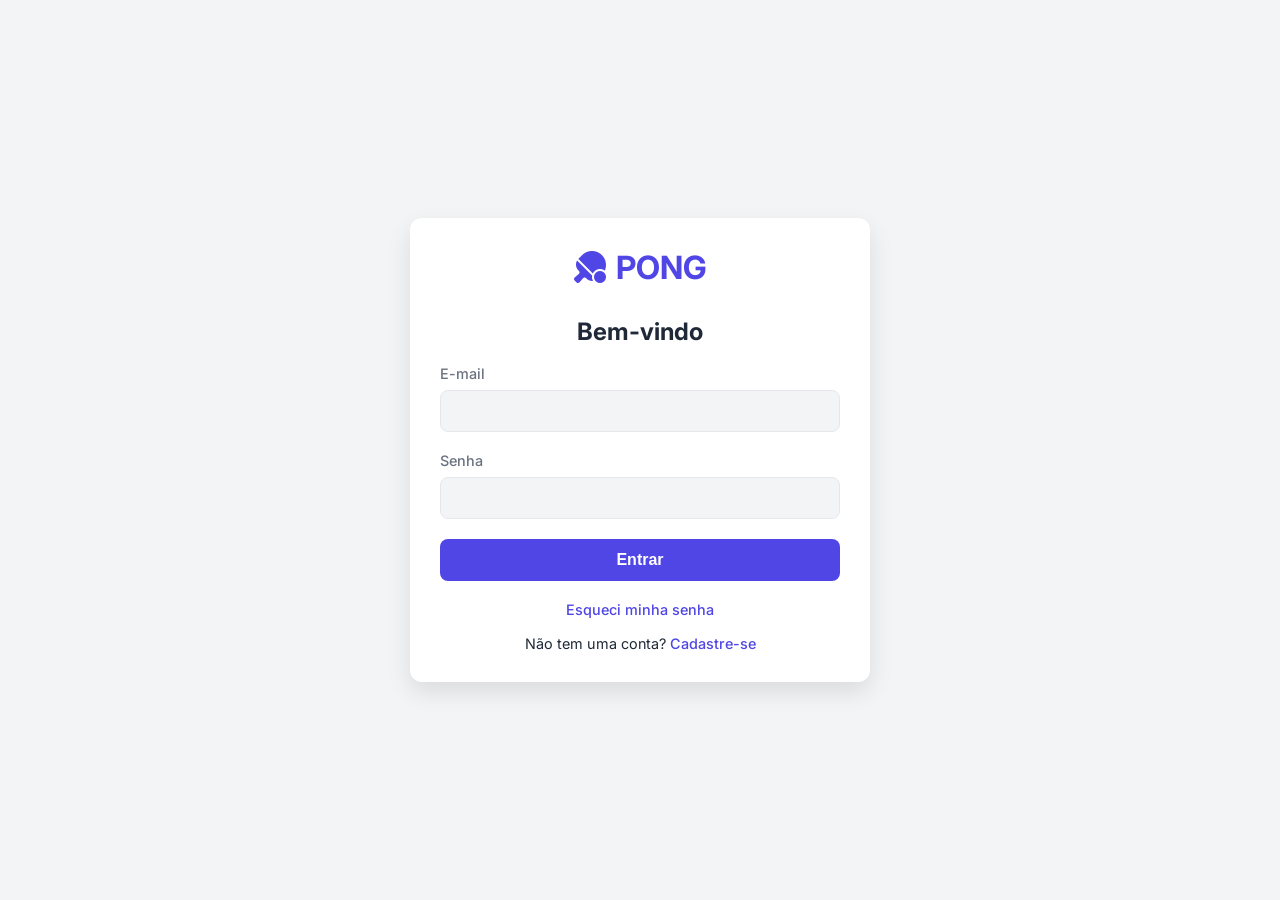
<file: index.html>
<!DOCTYPE html>
<html lang="pt-BR">
<head>
    <meta charset="UTF-8">
    <meta name="viewport" content="width=device-width, initial-scale=1.0">
    <title>PONG - Sistema de Gestão de Alunos e Aulas</title>
    <meta name="description" content="Sistema de Gestão de Alunos e Aulas - PONG MVP">
    <link href="https://fonts.googleapis.com/css2?family=Inter:wght@300;400;500;600;700&display=swap" rel="stylesheet">
    <link rel="stylesheet" href="https://cdnjs.cloudflare.com/ajax/libs/font-awesome/6.4.0/css/all.min.css">
    <link rel="stylesheet" href="css/style.css">
</head>
<body>

<div class="app-container">

    <!-- ===== SIDEBAR ===== -->
    <aside class="sidebar" id="sidebar">
        <div class="sidebar-header">
            <div class="logo">
                <i class="fa-solid fa-table-tennis-paddle-ball"></i>
                <h2>PONG</h2>
            </div>
        </div>
        <nav class="sidebar-nav">
            <ul>
                <li><a href="#" data-route="dashboard" class="active"><i class="fa-solid fa-house"></i> Dashboard</a></li>
                <li class="nav-separator">CADASTROS</li>
                <li><a href="#" data-route="perfil"><i class="fa-solid fa-user"></i> Meu Perfil</a></li>
                <li><a href="#" data-route="alunos"><i class="fa-solid fa-user-graduate"></i> Alunos</a></li>
                <li><a href="#" data-route="unidades"><i class="fa-solid fa-building"></i> Unidades</a></li>
                <li><a href="#" data-route="cursos"><i class="fa-solid fa-graduation-cap"></i> Cursos</a></li>
                <li><a href="#" data-route="turmas"><i class="fa-solid fa-people-group"></i> Turmas</a></li>
                <li><a href="#" data-route="disciplinas"><i class="fa-solid fa-book"></i> Disciplinas</a></li>
                <li class="nav-separator">PEDAGÓGICO</li>
                <li><a href="#" data-route="planosAula"><i class="fa-solid fa-calendar-days"></i> Planos de Aula</a></li>
                <li><a href="#" data-route="frequencia"><i class="fa-solid fa-clipboard-user"></i> Frequência</a></li>
            </ul>
        </nav>
        <div class="sidebar-footer">
            <div class="theme-toggle">
                <i class="fa-solid fa-moon"></i>
                <span class="toggle-label">Modo Escuro</span>
                <label class="switch">
                    <input type="checkbox" id="darkModeToggle">
                    <span class="slider round"></span>
                </label>
            </div>
        </div>
    </aside>

    <!-- ===== MAIN ===== -->
    <main class="main-content">
        <header class="topbar">
            <button id="mobile-menu-btn" class="mobile-menu-btn"><i class="fa-solid fa-bars"></i></button>
            <div class="user-info">
                <span class="user-name">Administrador</span>
                <div class="avatar"><i class="fa-solid fa-user"></i></div>
                <button id="btn-logout" title="Sair do Sistema"><i class="fa-solid fa-right-from-bracket"></i></button>
            </div>
        </header>

        <div id="content-area" class="content-area">

            <!-- ================================================ -->
            <!-- VIEW: DASHBOARD                                   -->
            <!-- ================================================ -->
            <div class="view-section" id="view-dashboard">
                <div class="page-header">
                    <h2><i class="fa-solid fa-chart-line"></i> Dashboard</h2>
                </div>
                <div style="display:grid; grid-template-columns:repeat(auto-fit,minmax(170px,1fr)); gap:20px; margin-bottom:30px;">
                    <div class="card" style="border-left:4px solid var(--primary-color);">
                        <h3>Alunos</h3>
                        <p id="dash-alunos" style="font-size:2.5rem;font-weight:bold;color:var(--primary-color);">0</p>
                    </div>
                    <div class="card" style="border-left:4px solid var(--warning);">
                        <h3>Turmas</h3>
                        <p id="dash-turmas" style="font-size:2.5rem;font-weight:bold;color:var(--warning);">0</p>
                    </div>
                    <div class="card" style="border-left:4px solid var(--danger);">
                        <h3>Disciplinas</h3>
                        <p id="dash-disciplinas" style="font-size:2.5rem;font-weight:bold;color:var(--danger);">0</p>
                    </div>
                    <div class="card" style="border-left:4px solid var(--primary-dark);">
                        <h3>Cursos</h3>
                        <p id="dash-cursos" style="font-size:2.5rem;font-weight:bold;color:var(--primary-dark);">0</p>
                    </div>
                    <div class="card" style="border-left:4px solid var(--secondary-dark);">
                        <h3>Unidades</h3>
                        <p id="dash-unidades" style="font-size:2.5rem;font-weight:bold;color:var(--secondary-dark);">0</p>
                    </div>
                </div>
                <h3 style="margin-bottom:15px;">Acesso Rápido</h3>
                <div class="dashboard-cards">
                    <div class="card" onclick="App.navegarPara('perfil')"><i class="fa-solid fa-user"></i><h3>Meu Perfil</h3></div>
                    <div class="card" onclick="App.navegarPara('alunos')"><i class="fa-solid fa-user-graduate"></i><h3>Alunos</h3></div>
                    <div class="card" onclick="App.navegarPara('disciplinas')"><i class="fa-solid fa-book"></i><h3>Disciplinas</h3></div>
                    <div class="card" onclick="App.navegarPara('planosAula')"><i class="fa-solid fa-calendar-days"></i><h3>Planos de Aula</h3></div>
                    <div class="card" onclick="App.navegarPara('frequencia')"><i class="fa-solid fa-clipboard-user"></i><h3>Frequência</h3></div>
                </div>
            </div><!-- /view-dashboard -->


            
            <!-- ================================================ -->
            <!-- VIEW: PERFIL                                      -->
            <!-- ================================================ -->
            <div class="view-section" id="view-perfil" style="display:none;">
                <div class="page-header">
                    <h2><i class="fa-solid fa-user"></i> Meu Perfil</h2>
                </div>
                <div class="card" style="max-width: 600px; margin: 0 auto; padding: 25px;">
                    <form id="form-perfil">
                        <div class="form-group"><label>Nome Completo</label><input type="text" id="perfil-nome" required></div>
                        <div class="form-group"><label>E-mail</label><input type="email" id="perfil-email" required></div>
                        <div class="form-group"><label>Telefone</label><input type="text" id="perfil-telefone" required></div>
                        <div style="text-align:right;margin-top:25px;">
                            <button type="submit" class="btn btn-primary" style="padding: 12px 24px; font-size: 1.1rem;">Salvar Perfil</button>
                        </div>
                    </form>
                </div>
            </div><!-- /view-perfil -->



            <!-- ================================================ -->
            <!-- VIEW: ALUNOS                                      -->
            <!-- ================================================ -->
            <div class="view-section" id="view-alunos" style="display:none;">
                <div class="page-header">
                    <h2><i class="fa-solid fa-user-graduate"></i> Alunos</h2>
                    <button class="btn btn-primary" onclick="Alunos.abrirModal()"><i class="fa-solid fa-plus"></i> Novo Aluno</button>
                </div>
                <div class="table-container">
                    <table>
                        <thead><tr><th>Matrícula</th><th>Nome</th><th>E-mail</th><th>Telefone</th><th>Ações</th></tr></thead>
                        <tbody id="alunos-tbody"></tbody>
                    </table>
                </div>
                <div class="modal-overlay" id="modal-aluno">
                    <div class="modal-content">
                        <div class="modal-header">
                            <h3 id="modal-aluno-title">Novo Aluno</h3>
                            <button class="close-modal" onclick="Alunos.fecharModal()">&times;</button>
                        </div>
                        <form id="form-aluno">
                            <input type="hidden" id="aluno-id">
                            <div class="form-group"><label>Matrícula</label><input type="text" id="aluno-matricula"></div>
                            <div class="form-group"><label>Nome Completo</label><input type="text" id="aluno-nome" required></div>
                            <div class="form-group"><label>E-mail</label><input type="email" id="aluno-email"></div>
                            <div class="form-group"><label>Telefone</label><input type="text" id="aluno-telefone"></div>
                            <div style="text-align:right;margin-top:20px;">
                                <button type="button" class="btn" onclick="Alunos.fecharModal()">Cancelar</button>
                                <button type="submit" class="btn btn-primary">Salvar</button>
                            </div>
                        </form>
                    </div>
                </div>
            </div><!-- /view-alunos -->


            <!-- ================================================ -->
            <!-- VIEW: UNIDADES EDUCACIONAIS                       -->
            <!-- ================================================ -->
            <div class="view-section" id="view-unidades" style="display:none;">
                <div class="page-header">
                    <h2><i class="fa-solid fa-building"></i> Unidades Educacionais</h2>
                    <button class="btn btn-primary" onclick="Unidades.abrirModal()"><i class="fa-solid fa-plus"></i> Nova Unidade</button>
                </div>
                <div class="table-container">
                    <table>
                        <thead><tr><th>Código</th><th>Nome</th><th>Endereço</th><th>Cidade / UF</th><th>Ações</th></tr></thead>
                        <tbody id="unidades-tbody"></tbody>
                    </table>
                </div>
                <div class="modal-overlay" id="modal-unidade">
                    <div class="modal-content">
                        <div class="modal-header">
                            <h3 id="modal-unidade-title">Nova Unidade</h3>
                            <button class="close-modal" onclick="Unidades.fecharModal()">&times;</button>
                        </div>
                        <form id="form-unidade">
                            <input type="hidden" id="uni-id">
                            <div class="form-group"><label>Nome da Unidade</label><input type="text" id="uni-nome" required></div>
                            <div class="form-group"><label>Endereço</label><input type="text" id="uni-endereco" required></div>
                            <div style="display:grid;grid-template-columns:2fr 1fr;gap:15px;">
                                <div class="form-group"><label>Cidade</label><input type="text" id="uni-cidade" required></div>
                                <div class="form-group">
                                    <label>UF</label>
                                    <select id="uni-uf" required>
                                        <option value="">UF</option>
                                        <option>AC</option><option>AL</option><option>AP</option><option>AM</option>
                                        <option>BA</option><option>CE</option><option>DF</option><option>ES</option>
                                        <option>GO</option><option>MA</option><option>MT</option><option>MS</option>
                                        <option>MG</option><option>PA</option><option>PB</option><option>PR</option>
                                        <option>PE</option><option>PI</option><option>RJ</option><option>RN</option>
                                        <option>RS</option><option>RO</option><option>RR</option><option>SC</option>
                                        <option selected>SP</option><option>SE</option><option>TO</option>
                                    </select>
                                </div>
                            </div>
                            <div style="text-align:right;margin-top:20px;">
                                <button type="button" class="btn" onclick="Unidades.fecharModal()">Cancelar</button>
                                <button type="submit" class="btn btn-primary">Salvar</button>
                            </div>
                        </form>
                    </div>
                </div>
            </div><!-- /view-unidades -->


            <!-- ================================================ -->
            <!-- VIEW: CURSOS                                      -->
            <!-- ================================================ -->
            <div class="view-section" id="view-cursos" style="display:none;">
                <div class="page-header">
                    <h2><i class="fa-solid fa-graduation-cap"></i> Cursos</h2>
                    <button class="btn btn-primary" onclick="Cursos.abrirModal()"><i class="fa-solid fa-plus"></i> Novo Curso</button>
                </div>
                <div class="table-container">
                    <table>
                        <thead><tr><th>Código</th><th>Nome do Curso</th><th>Coordenador</th><th>Unidade</th><th>Ações</th></tr></thead>
                        <tbody id="cursos-tbody"></tbody>
                    </table>
                </div>
                <div class="modal-overlay" id="modal-curso">
                    <div class="modal-content">
                        <div class="modal-header">
                            <h3 id="modal-curso-title">Novo Curso</h3>
                            <button class="close-modal" onclick="Cursos.fecharModal()">&times;</button>
                        </div>
                        <form id="form-curso">
                            <input type="hidden" id="cur-id">
                            <div class="form-group"><label>Nome do Curso</label><input type="text" id="cur-nome" required></div>
                            <div class="form-group"><label>Nome do Coordenador</label><input type="text" id="cur-coord" required></div>
                            <div class="form-group"><label>Unidade Educacional</label><select id="cur-unidade" required></select></div>
                            <div style="text-align:right;margin-top:20px;">
                                <button type="button" class="btn" onclick="Cursos.fecharModal()">Cancelar</button>
                                <button type="submit" class="btn btn-primary">Salvar</button>
                            </div>
                        </form>
                    </div>
                </div>
            </div><!-- /view-cursos -->


            <!-- ================================================ -->
            <!-- VIEW: TURMAS                                      -->
            <!-- ================================================ -->
            <div class="view-section" id="view-turmas" style="display:none;">
                <div class="page-header">
                    <h2><i class="fa-solid fa-people-group"></i> Turmas</h2>
                    <button class="btn btn-primary" onclick="Turmas.abrirModal()"><i class="fa-solid fa-plus"></i> Nova Turma</button>
                </div>
                <div class="table-container">
                    <table>
                        <thead><tr><th>Código</th><th>Curso</th><th>Turno</th><th>Unidade</th><th>Ações</th></tr></thead>
                        <tbody id="turmas-tbody"></tbody>
                    </table>
                </div>
                <div class="modal-overlay" id="modal-turma">
                    <div class="modal-content">
                        <div class="modal-header">
                            <h3 id="modal-turma-title">Nova Turma</h3>
                            <button class="close-modal" onclick="Turmas.fecharModal()">&times;</button>
                        </div>
                        <form id="form-turma">
                            <input type="hidden" id="turma-id">
                            <div class="form-group"><label>Código da Turma</label><input type="text" id="turma-codigo" required placeholder="Ex: TMA01"></div>
                            <div class="form-group"><label>Curso</label><select id="turma-curso" required></select></div>
                            <div class="form-group">
                                <label>Turno</label>
                                <select id="turma-turno" required>
                                    <option value="">Selecione...</option>
                                    <option>Matutino</option><option>Vespertino</option>
                                    <option>Noturno</option><option>Integral</option>
                                </select>
                            </div>
                            <div class="form-group"><label>Unidade Educacional</label><select id="turma-unidade" required></select></div>
                            <div style="text-align:right;margin-top:20px;">
                                <button type="button" class="btn" onclick="Turmas.fecharModal()">Cancelar</button>
                                <button type="submit" class="btn btn-primary">Salvar</button>
                            </div>
                        </form>
                    </div>
                </div>
            </div><!-- /view-turmas -->


            <!-- ================================================ -->
            <!-- VIEW: DISCIPLINAS                                 -->
            <!-- ================================================ -->
            <div class="view-section" id="view-disciplinas" style="display:none;">
                <div class="page-header">
                    <h2><i class="fa-solid fa-book"></i> Disciplinas</h2>
                    <button class="btn btn-primary" onclick="Disciplinas.abrirModal()"><i class="fa-solid fa-plus"></i> Nova Disciplina</button>
                </div>
                <div class="table-container">
                    <table>
                        <thead>
                            <tr>
                                <th>ID</th><th>Nome</th><th>Curso</th><th>Turma</th>
                                <th>C/H</th><th>Horário</th><th>Ações</th>
                            </tr>
                        </thead>
                        <tbody id="disciplinas-tbody"></tbody>
                    </table>
                </div>

                <!-- Modal Disciplina -->
                <div class="modal-overlay" id="modal-disciplina">
                    <div class="modal-content" style="max-width:620px;max-height:calc(100vh - 40px);overflow-y:auto;">
                        <div class="modal-header">
                            <h3 id="modal-disciplina-title">Nova Disciplina</h3>
                            <button class="close-modal" onclick="Disciplinas.fecharModal()">&times;</button>
                        </div>
                        <form id="form-disciplina">
                            <input type="hidden" id="disc-id">
                            <div style="display:grid;grid-template-columns:1fr 1fr;gap:15px;">
                                <div class="form-group"><label>Nome da Disciplina</label><input type="text" id="disc-nome" required></div>
                                <div class="form-group"><label>Sala</label><input type="text" id="disc-sala" required></div>
                            </div>
                            <div style="display:grid;grid-template-columns:1fr 1fr;gap:15px;">
                                <div class="form-group"><label>Curso</label><select id="disc-curso" required></select></div>
                                <div class="form-group"><label>Turma</label><select id="disc-turma" required></select></div>
                            </div>
                            <div style="display:grid;grid-template-columns:1fr 1fr;gap:15px;">

                                <div class="form-group"><label>Carga Horária (h)</label><input type="number" id="disc-ch" required min="1"></div>
                            </div>
                            <div style="display:grid;grid-template-columns:1fr 1fr;gap:15px;">
                                <div class="form-group"><label>Horário de Início</label><input type="time" id="disc-horario-inicio"></div>
                                <div class="form-group"><label>Horário de Fim</label><input type="time" id="disc-horario-fim"></div>
                            </div>
                            <div class="form-group">
                                <label>Descrição / Ementa</label>
                                <textarea id="disc-descricao" rows="3" style="width:100%;padding:10px;border-radius:4px;border:1px solid var(--border-color);background:var(--bg-body);color:var(--text-main);font-family:inherit;resize:vertical;"></textarea>
                            </div>
                            <div class="form-group">
                                <div style="display:flex;justify-content:space-between;align-items:center;margin-bottom:8px;">
                                    <label for="disc-aluno-disponivel">Adicionar aluno à disciplina</label>
                                    <button type="button" class="btn btn-secondary" id="disc-toggle-novo-aluno" aria-expanded="false" onclick="Disciplinas.alternarCadastroAluno()"><i class="fa-solid fa-user-plus"></i> Novo aluno</button>
                                </div>
                                <div style="display:flex;gap:8px;align-items:center;">
                                    <select id="disc-aluno-disponivel" style="flex:1;"></select>
                                    <button type="button" class="btn btn-primary" onclick="Disciplinas.vincularAlunoExistente()"><i class="fa-solid fa-plus"></i> Vincular</button>
                                </div>
                                <div style="margin-top:12px;">
                                    <strong>Alunos vinculados à disciplina</strong>
                                    <ul id="disc-alunos-vinculados" style="list-style:none;padding:0;margin:8px 0 0;"></ul>
                                </div>
                                <div id="disc-novo-aluno" hidden style="margin-top:12px;padding:12px;border:1px solid var(--border-color);border-radius:4px;">
                                    <div style="display:grid;grid-template-columns:1fr 1fr;gap:12px;">
                                        <div class="form-group"><label for="disc-novo-aluno-matricula">Matrícula</label><input type="text" id="disc-novo-aluno-matricula" required disabled></div>
                                        <div class="form-group"><label for="disc-novo-aluno-nome">Nome completo</label><input type="text" id="disc-novo-aluno-nome" required disabled></div>
                                        <div class="form-group"><label for="disc-novo-aluno-email">E-mail</label><input type="email" id="disc-novo-aluno-email" required disabled></div>
                                        <div class="form-group"><label for="disc-novo-aluno-telefone">Telefone</label><input type="text" id="disc-novo-aluno-telefone" required disabled></div>
                                    </div>
                                    <button type="button" class="btn btn-primary" onclick="Disciplinas.adicionarAluno()"><i class="fa-solid fa-plus"></i> Adicionar à disciplina</button>
                                </div>
                            </div>
                            <div style="text-align:right;margin-top:20px;">
                                <button type="button" class="btn" onclick="Disciplinas.fecharModal()">Cancelar</button>
                                <button type="submit" class="btn btn-primary">Salvar</button>
                            </div>
                        </form>
                    </div>
                </div><!-- /modal-disciplina -->

                <!-- Modal Notas -->
                <div class="modal-overlay" id="modal-notas">
                    <div class="modal-content" style="max-width:800px;">
                        <div class="modal-header">
                            <h3>Notas — <span id="notas-disc-nome"></span></h3>
                            <button class="close-modal" onclick="Disciplinas.fecharModalNotas()">&times;</button>
                        </div>
                        <div class="table-container" style="max-height:400px;overflow-y:auto;">
                            <table>
                                <thead>
                                    <tr>
                                        <th>Aluno</th>
                                        <th style="width:80px;">AV1</th>
                                        <th style="width:80px;">AV2</th>
                                        <th style="width:80px;">Reposição</th>
                                        <th style="width:80px;">Final</th>
                                    </tr>
                                </thead>
                                <tbody id="notas-tbody"></tbody>
                            </table>
                        </div>
                        <div style="text-align:right;margin-top:20px;">
                            <button type="button" class="btn" onclick="Disciplinas.fecharModalNotas()">Cancelar</button>
                            <button type="button" class="btn btn-primary" onclick="Disciplinas.salvarNotas()">Salvar Notas</button>
                        </div>
                    </div>
                </div><!-- /modal-notas -->
            </div><!-- /view-disciplinas -->


            <!-- ================================================ -->
            <!-- VIEW: PLANOS DE AULA                             -->
            <!-- ================================================ -->
            <div class="view-section" id="view-planosAula" style="display:none;">
                <div class="page-header">
                    <h2><i class="fa-solid fa-calendar-days"></i> Planos de Aula</h2>
                    <div style="display:flex;gap:15px;align-items:center;">
                        <label style="font-weight:500;">Disciplina:</label>
                        <select id="plano-disciplina" style="min-width:250px;padding:8px;border:1px solid var(--border-color);border-radius:4px;background:var(--bg-body);color:var(--text-main);"></select>
                        <button class="btn btn-primary" onclick="PlanosAula.abrirModal()"><i class="fa-solid fa-plus"></i> Nova Aula</button>
                    </div>
                </div>
                <div class="table-container">
                    <table>
                        <thead><tr><th>#</th><th>Título da Aula</th><th>Data</th><th>Status</th><th>Ações</th></tr></thead>
                        <tbody id="planosAula-tbody"></tbody>
                    </table>
                </div>

                <!-- Modal Plano de Aula -->
                <div class="modal-overlay" id="modal-plano-aula">
                    <div class="modal-content" style="max-width:550px;">
                        <div class="modal-header">
                            <h3 id="modal-plano-title">Nova Aula</h3>
                            <button class="close-modal" onclick="PlanosAula.fecharModal()">&times;</button>
                        </div>
                        <form id="form-plano-aula">
                            <input type="hidden" id="plano-id">
                            <input type="hidden" id="plano-disc-id">
                            <div class="form-group"><label>Título da Aula</label><input type="text" id="plano-titulo" required placeholder="Ex: Aula 01 - Introdução"></div>
                            <div style="display:grid;grid-template-columns:1fr 1fr;gap:15px;">
                                <div class="form-group"><label>Data da Aula</label><input type="date" id="plano-data" required></div>
                                <div class="form-group">
                                    <label>Status</label>
                                    <select id="plano-status" required>
                                        <option value="agendada">Agendada</option>
                                        <option value="ministrada">Ministrada</option>
                                        <option value="cancelada">Cancelada</option>
                                    </select>
                                </div>
                            </div>
                            <div class="form-group">
                                <label>Descrição / Conteúdo</label>
                                <textarea id="plano-descricao" rows="4" style="width:100%;padding:10px;border-radius:4px;border:1px solid var(--border-color);background:var(--bg-body);color:var(--text-main);font-family:inherit;resize:vertical;" placeholder="Descreva o conteúdo que será abordado nesta aula..."></textarea>
                            </div>
                            <div style="text-align:right;margin-top:20px;">
                                <button type="button" class="btn" onclick="PlanosAula.fecharModal()">Cancelar</button>
                                <button type="submit" class="btn btn-primary">Salvar</button>
                            </div>
                        </form>
                    </div>
                </div><!-- /modal-plano-aula -->
                <!-- Modal Registrar Aula -->
                <div class="modal-overlay" id="modal-registrar-aula">
                    <div class="modal-content" style="max-width: 400px; text-align: center;">
                        <div class="modal-header">
                            <h3>Registrar Aula</h3>
                            <button class="close-modal" onclick="PlanosAula.fecharModalRegistrar()">&times;</button>
                        </div>
                        <div style="padding: 20px;">
                            <p style="margin-bottom: 20px;">O que deseja fazer com esta aula?</p>
                            <input type="hidden" id="registrar-aula-id">
                            <div style="display: flex; flex-direction: column; gap: 15px;">
                                <button class="btn btn-primary" onclick="PlanosAula.irParaFrequencia()" style="padding: 15px; font-size: 1.1rem;">
                                    <i class="fa-solid fa-clipboard-user"></i> Registrar Frequência
                                </button>
                                <button class="btn btn-danger" onclick="PlanosAula.cancelarAula()" style="padding: 15px; font-size: 1.1rem;">
                                    <i class="fa-solid fa-xmark"></i> Cancelar Aula
                                </button>
                                <button class="btn btn-secondary" onclick="PlanosAula.fecharModalRegistrar()" style="padding: 15px; font-size: 1.1rem;">
                                    Voltar
                                </button>
                            </div>
                        </div>
                    </div>
                </div><!-- /modal-registrar-aula -->

            </div><!-- /view-planosAula -->


            <!-- ================================================ -->
            <!-- VIEW: FREQUÊNCIA                                  -->
            <!-- ================================================ -->
            <div class="view-section" id="view-frequencia" style="display:none;">
                <div class="page-header" style="flex-wrap:wrap;gap:10px;">
                    <h2><i class="fa-solid fa-clipboard-user"></i> Frequência</h2>
                    <div style="display:flex;gap:15px;align-items:center;flex-wrap:wrap;">
                        <label style="font-weight:500;">Disciplina:</label>
                        <select id="freq-disciplina" style="min-width:220px;padding:8px;border:1px solid var(--border-color);border-radius:4px;background:var(--bg-body);color:var(--text-main);"></select>
                        <label style="font-weight:500;">Aula:</label>
                        <select id="freq-aula" style="min-width:250px;padding:8px;border:1px solid var(--border-color);border-radius:4px;background:var(--bg-body);color:var(--text-main);"></select>
                    </div>
                </div>

                <div class="table-container" id="freq-container" style="display:none;">
                    <div style="padding:15px;display:flex;justify-content:space-between;align-items:center;border-bottom:1px solid var(--border-color);">
                        <div>
                            <h3>Chamada de Alunos</h3>
                            <small id="freq-info-aula" style="color:var(--text-muted);"></small>
                        </div>
                        <a class="btn btn-secondary" href="#" target="_blank" rel="noopener" onclick="return Frequencia.gerarQRCode(event)"><i class="fa-solid fa-qrcode"></i> Gerar QR Code</a>
                    </div>
                    <table>
                        <thead>
                            <tr>
                                <th>Matrícula</th><th>Nome</th>
                                <th style="text-align:center;">Presença</th>
                                <th style="text-align:center;">Ausência</th>
                                <th style="text-align:center;">Justificada</th>
                            </tr>
                        </thead>
                        <tbody id="frequencia-tbody"></tbody>
                    </table>
                    <div style="padding:15px;text-align:right;border-top:1px solid var(--border-color);">
                        <button class="btn btn-primary" onclick="Frequencia.salvarChamadaOral()">
                            <i class="fa-solid fa-floppy-disk"></i> Salvar Chamada Oral
                        </button>
                    </div>
                </div>

                <div id="freq-empty-state" style="text-align:center;padding:50px;color:var(--text-muted);">
                    <i class="fa-solid fa-hand-pointer fa-3x" style="margin-bottom:15px;"></i>
                    <h3>Selecione a disciplina e a aula para iniciar a chamada.</h3>
                </div>

            </div><!-- /view-frequencia -->

        </div><!-- /content-area -->
    </main>

</div><!-- /app-container -->

<!-- ===== SCRIPTS ===== -->
<script src="https://code.jquery.com/jquery-3.7.0.min.js"></script>
<script src="js/bancoDadosMock.js"></script>
<script src="js/app.js"></script>
<script src="js/dashboard.js"></script>
<script src="js/perfil.js"></script>
<script src="js/alunos.js"></script>
<script src="js/unidades.js"></script>
<script src="js/cursos.js"></script>
<script src="js/turmas.js"></script>
<script src="js/disciplinas.js"></script>
<script src="js/planosAula.js"></script>
<script src="js/frequencia.js"></script>

</body>
</html>
</file>
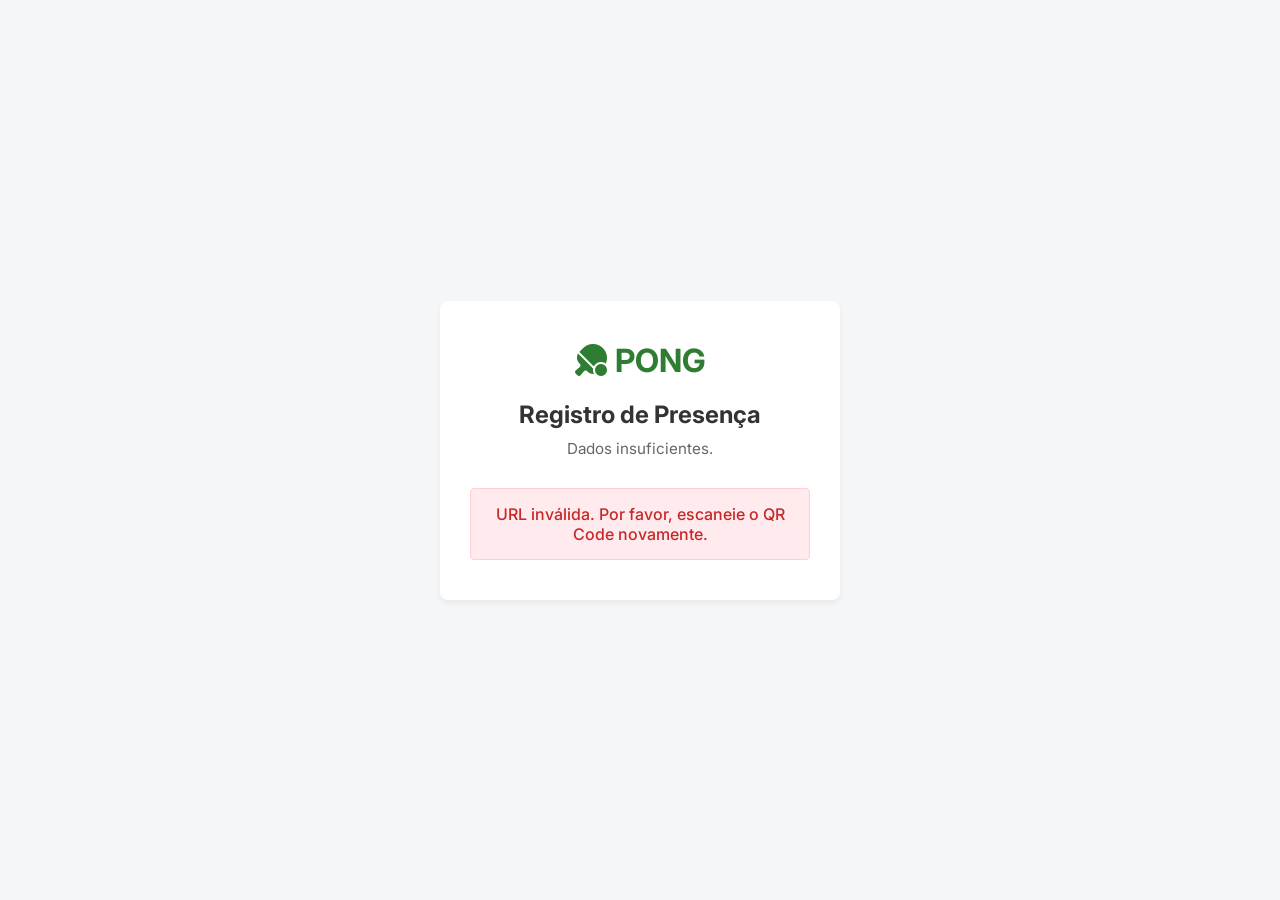
<file: aluno-auth.html>
<!DOCTYPE html>
<html lang="pt-BR">
<head>
    <meta charset="UTF-8">
    <meta name="viewport" content="width=device-width, initial-scale=1.0">
    <title>Confirmação de Presença - PONG</title>
    <link href="https://fonts.googleapis.com/css2?family=Inter:wght@300;400;500;600;700&display=swap" rel="stylesheet">
    <link rel="stylesheet" href="https://cdnjs.cloudflare.com/ajax/libs/font-awesome/6.4.0/css/all.min.css">
    <style>
        :root {
            --primary-color: #2e7d32;
            --primary-dark: #005005;
            --bg-body: #f4f6f8;
            --bg-surface: #ffffff;
            --text-main: #333333;
            --border-color: #e0e0e0;
            --border-radius: 8px;
            --shadow: 0 4px 6px rgba(0,0,0,0.05);
        }
        
        * { margin: 0; padding: 0; box-sizing: border-box; font-family: 'Inter', sans-serif; }
        
        body {
            background-color: var(--bg-body);
            color: var(--text-main);
            display: flex;
            align-items: center;
            justify-content: center;
            min-height: 100vh;
            padding: 20px;
        }

        .auth-container {
            background-color: var(--bg-surface);
            padding: 40px 30px;
            border-radius: var(--border-radius);
            box-shadow: var(--shadow);
            width: 100%;
            max-width: 400px;
            text-align: center;
        }

        .logo {
            color: var(--primary-color);
            font-size: 2rem;
            margin-bottom: 20px;
        }

        h2 { margin-bottom: 10px; font-size: 1.5rem; }
        p.subtitle { color: #666; margin-bottom: 30px; font-size: 0.95rem; }

        .form-group {
            margin-bottom: 20px;
            text-align: left;
        }

        .form-group label {
            display: block;
            margin-bottom: 5px;
            font-weight: 500;
        }

        .form-group input {
            width: 100%;
            padding: 12px;
            border: 1px solid var(--border-color);
            border-radius: 4px;
            font-size: 1rem;
        }

        .form-group input:focus {
            outline: none;
            border-color: var(--primary-color);
        }

        .btn {
            width: 100%;
            padding: 12px;
            background-color: var(--primary-color);
            color: white;
            border: none;
            border-radius: 4px;
            font-size: 1rem;
            font-weight: 600;
            cursor: pointer;
            transition: background-color 0.2s;
        }

        .btn:hover {
            background-color: var(--primary-dark);
        }

        #mensagem-box {
            margin-top: 20px;
            padding: 15px;
            border-radius: 4px;
            display: none;
            font-weight: 500;
        }

        .msg-success { background-color: #e8f5e9; color: #2e7d32; border: 1px solid #c8e6c9; }
        .msg-error { background-color: #ffebee; color: #c62828; border: 1px solid #ffcdd2; }
    </style>
</head>
<body>

    <div class="auth-container">
        <div class="logo">
            <i class="fa-solid fa-table-tennis-paddle-ball"></i>
            <strong>PONG</strong>
        </div>
        <h2>Registro de Presença</h2>
        <p class="subtitle" id="info-aula">Carregando informações da aula...</p>

        <form id="form-auth">
            <div class="form-group">
                <label for="aluno-matricula">Matrícula</label>
                <input type="text" id="aluno-matricula" required placeholder="Sua matrícula">
            </div>
            <div class="form-group">
                <label for="aluno-email">E-mail (2FA Auth)</label>
                <input type="email" id="aluno-email" required placeholder="Seu e-mail cadastrado">
            </div>
            
            <button type="submit" class="btn" id="btn-submit">Confirmar Presença</button>
        </form>

        <div id="mensagem-box"></div>
    </div>

    <script src="https://code.jquery.com/jquery-3.7.0.min.js"></script>
    <script src="js/bancoDadosMock.js"></script>
    <script src="js/aluno-auth.js"></script>
</body>
</html>
</file>
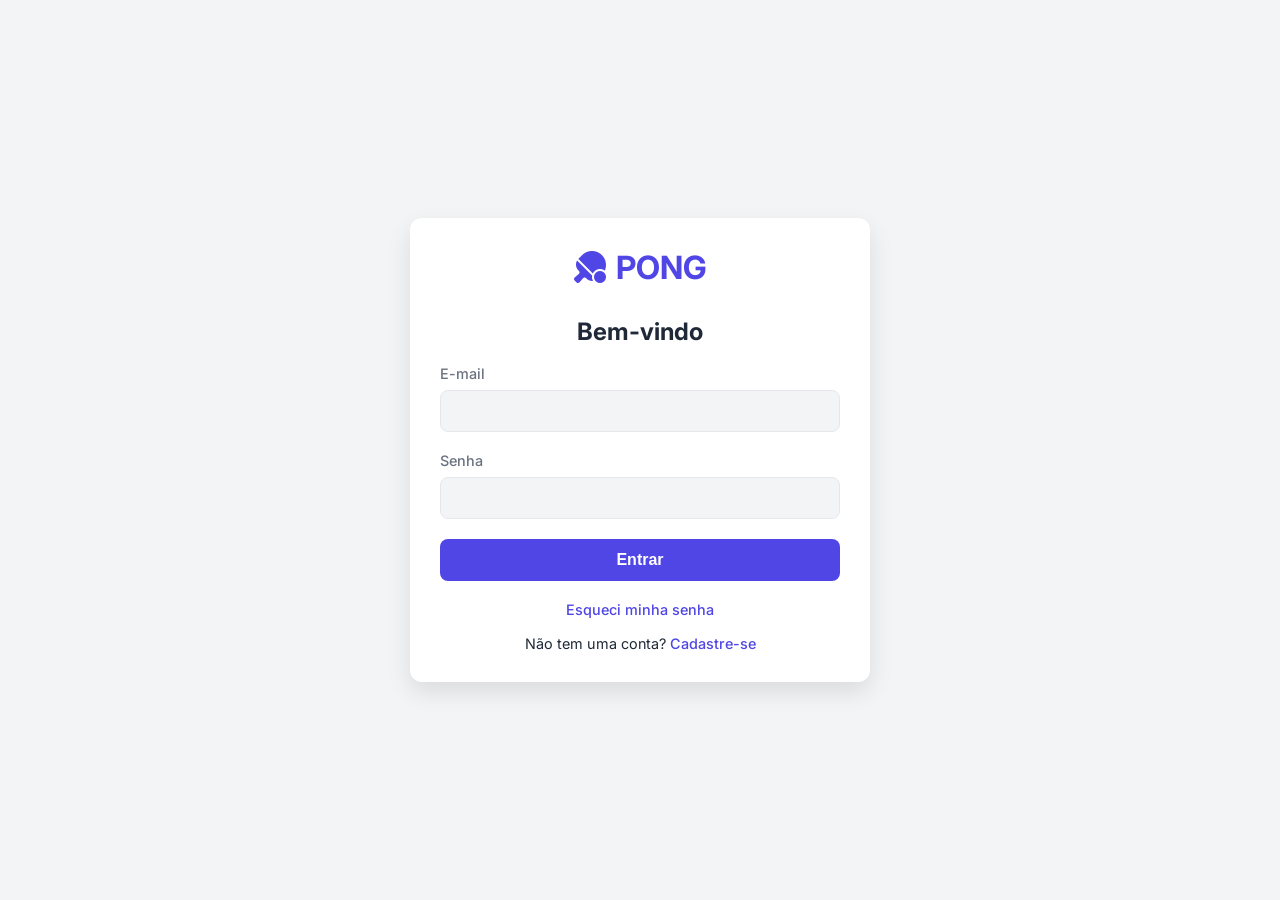
<file: login.html>
<!DOCTYPE html>
<html lang="pt-BR">
<head>
    <meta charset="UTF-8">
    <meta name="viewport" content="width=device-width, initial-scale=1.0">
    <title>Login - PONG</title>
    <link href="https://fonts.googleapis.com/css2?family=Inter:wght@300;400;500;600;700&display=swap" rel="stylesheet">
    <link rel="stylesheet" href="https://cdnjs.cloudflare.com/ajax/libs/font-awesome/6.4.0/css/all.min.css">
    <style>
        :root {
            --primary-color: #4F46E5;
            --primary-dark: #3730A3;
            --bg-body: #F3F4F6;
            --bg-card: #FFFFFF;
            --text-main: #1F2937;
            --text-muted: #6B7280;
            --border-color: #E5E7EB;
        }

        @media (prefers-color-scheme: dark) {
            :root {
                --bg-body: #111827;
                --bg-card: #1F2937;
                --text-main: #F9FAFB;
                --text-muted: #9CA3AF;
                --border-color: #374151;
            }
        }

        body {
            margin: 0;
            font-family: 'Inter', sans-serif;
            background-color: var(--bg-body);
            color: var(--text-main);
            display: flex;
            justify-content: center;
            align-items: center;
            min-height: 100vh;
        }

        .auth-container {
            width: 100%;
            max-width: 400px;
            background: var(--bg-card);
            border-radius: 12px;
            box-shadow: 0 10px 25px rgba(0,0,0,0.1);
            overflow: hidden;
            padding: 30px;
        }

        .logo {
            text-align: center;
            margin-bottom: 30px;
            color: var(--primary-color);
            font-size: 2rem;
            font-weight: 700;
            display: flex;
            align-items: center;
            justify-content: center;
            gap: 10px;
        }

        .auth-pane {
            display: none;
        }
        .auth-pane.active {
            display: block;
            animation: fadeIn 0.3s ease;
        }

        @keyframes fadeIn {
            from { opacity: 0; transform: translateY(10px); }
            to { opacity: 1; transform: translateY(0); }
        }

        .form-group {
            margin-bottom: 20px;
        }

        .form-group label {
            display: block;
            margin-bottom: 8px;
            font-weight: 500;
            color: var(--text-muted);
            font-size: 0.9rem;
        }

        .form-group input {
            width: 100%;
            padding: 12px;
            border: 1px solid var(--border-color);
            border-radius: 8px;
            background: var(--bg-body);
            color: var(--text-main);
            font-family: inherit;
            box-sizing: border-box;
            outline: none;
            transition: border-color 0.2s;
        }
        
        .form-group input:focus {
            border-color: var(--primary-color);
        }

        .btn {
            width: 100%;
            padding: 12px;
            background: var(--primary-color);
            color: white;
            border: none;
            border-radius: 8px;
            font-weight: 600;
            font-size: 1rem;
            cursor: pointer;
            transition: background 0.2s;
        }

        .btn:hover {
            background: var(--primary-dark);
        }

        .auth-links {
            margin-top: 20px;
            text-align: center;
            font-size: 0.9rem;
        }

        .auth-links a {
            color: var(--primary-color);
            text-decoration: none;
            font-weight: 500;
            cursor: pointer;
        }
        
        .auth-links a:hover {
            text-decoration: underline;
        }

        .msg {
            padding: 10px;
            border-radius: 8px;
            margin-bottom: 20px;
            font-size: 0.9rem;
            display: none;
            text-align: center;
        }

        .msg.error {
            background: #FEE2E2;
            color: #B91C1C;
        }

        .msg.success {
            background: #D1FAE5;
            color: #047857;
        }
    </style>
</head>
<body>

<div class="auth-container">
    <div class="logo">
        <i class="fa-solid fa-table-tennis-paddle-ball"></i> PONG
    </div>
    
    <div id="msg-box" class="msg"></div>

    <!-- Login -->
    <div id="pane-login" class="auth-pane active">
        <h2 style="margin-top:0; text-align:center;">Bem-vindo</h2>
        <form id="form-login">
            <div class="form-group">
                <label>E-mail</label>
                <input type="email" id="login-email" required>
            </div>
            <div class="form-group">
                <label>Senha</label>
                <input type="password" id="login-senha" required>
            </div>
            <button type="submit" class="btn">Entrar</button>
        </form>
        <div class="auth-links">
            <a onclick="showPane('pane-recuperar')">Esqueci minha senha</a><br><br>
            Não tem uma conta? <a onclick="showPane('pane-cadastro')">Cadastre-se</a>
        </div>
    </div>

    <!-- Cadastro -->
    <div id="pane-cadastro" class="auth-pane">
        <h2 style="margin-top:0; text-align:center;">Criar Conta</h2>
        <form id="form-cadastro">
            <div class="form-group">
                <label>Nome Completo</label>
                <input type="text" id="cad-nome" required>
            </div>
            <div class="form-group">
                <label>E-mail</label>
                <input type="email" id="cad-email" required>
            </div>
            <div class="form-group">
                <label>Senha</label>
                <input type="password" id="cad-senha" required minlength="4">
            </div>
            <button type="submit" class="btn">Cadastrar</button>
        </form>
        <div class="auth-links">
            Já possui conta? <a onclick="showPane('pane-login')">Faça Login</a>
        </div>
    </div>

    <!-- Recuperar Senha -->
    <div id="pane-recuperar" class="auth-pane">
        <h2 style="margin-top:0; text-align:center;">Recuperar Senha</h2>
        <p style="text-align:center; font-size:0.9rem; color:var(--text-muted); margin-bottom:20px;">
            Digite seu e-mail para recuperar sua senha.
        </p>
        <form id="form-recuperar">
            <div class="form-group">
                <label>E-mail</label>
                <input type="email" id="rec-email" required>
            </div>
            <button type="submit" class="btn">Recuperar</button>
        </form>
        <div class="auth-links">
            <a onclick="showPane('pane-login')">Voltar ao Login</a>
        </div>
    </div>

</div>

<script src="https://code.jquery.com/jquery-3.7.0.min.js"></script>
<script src="js/login.js"></script>
</body>
</html>
</file>
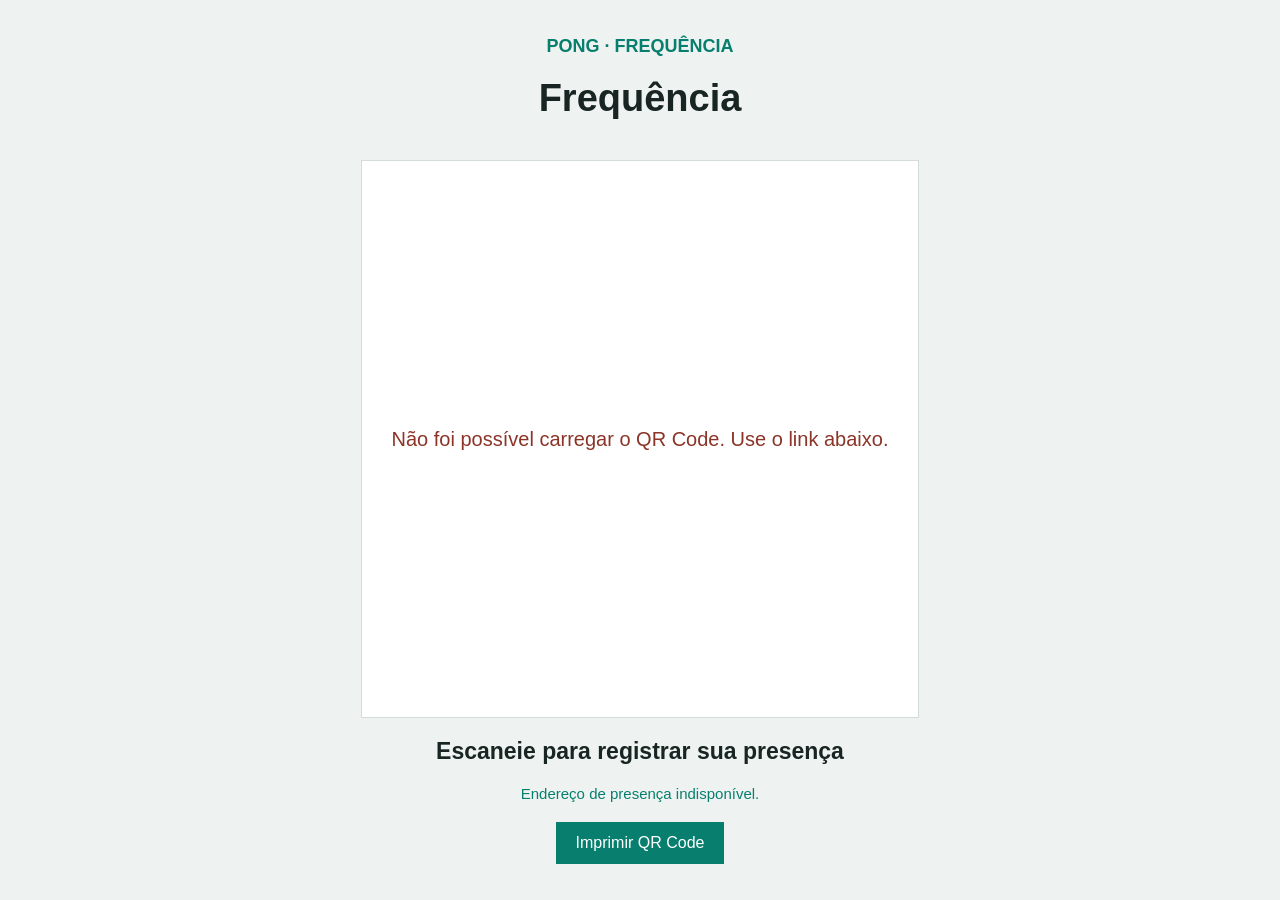
<file: qr-projecao.html>
<!DOCTYPE html>
<html lang="pt-BR">
<head>
    <meta charset="UTF-8">
    <meta name="viewport" content="width=device-width, initial-scale=1.0">
    <title>QR Code da aula</title>
    <style>
        * { box-sizing: border-box; }
        body {
            margin: 0;
            background: #eef3f1;
            color: #182522;
            font-family: "Trebuchet MS", sans-serif;
        }
        main {
            min-height: 100vh;
            display: flex;
            flex-direction: column;
            align-items: center;
            justify-content: center;
            gap: 20px;
            padding: 36px;
            text-align: center;
        }
        .brand {
            color: #087f6e;
            font-size: 18px;
            font-weight: 700;
        }
        h1 {
            max-width: 900px;
            margin: 0;
            font-size: 38px;
        }
        #aula {
            margin: 0;
            color: #4b5b57;
            font-size: 22px;
        }
        .qr-frame {
            width: min(62vh, 560px);
            height: min(62vh, 560px);
            min-width: 280px;
            min-height: 280px;
            padding: 18px;
            background: #fff;
            border: 1px solid #d2dcda;
        }
        #qr-image {
            width: 100%;
            height: 100%;
            object-fit: contain;
        }
        #qr-error {
            display: none;
            align-content: center;
            height: 100%;
            color: #8b3428;
            font-size: 20px;
        }
        .instructions {
            margin: 0;
            font-size: 23px;
            font-weight: 700;
        }
        #qr-link {
            max-width: 1000px;
            color: #087f6e;
            font-size: 15px;
            overflow-wrap: anywhere;
        }
        button {
            padding: 12px 20px;
            border: 0;
            background: #087f6e;
            color: #fff;
            font-size: 16px;
            cursor: pointer;
        }
        @media (max-width: 600px) {
            main { gap: 16px; padding: 20px; }
            h1 { font-size: 30px; }
            #aula { font-size: 19px; }
            .qr-frame { width: min(75vw, 420px); height: min(75vw, 420px); }
        }
        @media print {
            body { background: #fff; }
            main { min-height: auto; }
            button { display: none; }
        }
    </style>
</head>
<body>
    <main>
        <div class="brand">PONG · FREQUÊNCIA</div>
        <h1 id="disciplina"></h1>
        <p id="aula"></p>
        <div class="qr-frame">
            <img id="qr-image" alt="QR Code para registrar presença">
            <div id="qr-error">Não foi possível carregar o QR Code. Use o link abaixo.</div>
        </div>
        <p class="instructions">Escaneie para registrar sua presença</p>
        <a id="qr-link"></a>
        <button id="print-button" type="button">Imprimir QR Code</button>
    </main>
    <script>
        const parametros = new URLSearchParams(window.location.search);
        const destino = parametros.get('url');
        const disciplina = parametros.get('disciplina') || 'Frequência';
        const aula = parametros.get('aula') || '';
        const data = parametros.get('data');

        document.title = `QR Code - ${disciplina}`;
        document.getElementById('disciplina').textContent = disciplina;
        document.getElementById('aula').textContent = data
            ? `${aula} · ${new Date(`${data}T00:00:00`).toLocaleDateString('pt-BR')}`
            : aula;

        const link = document.getElementById('qr-link');
        const imagem = document.getElementById('qr-image');
        if (destino) {
            const destinoUrl = new URL(destino);
            if (!['http:', 'https:', 'file:'].includes(destinoUrl.protocol)) {
                throw new Error('Endereço de destino inválido.');
            }
            link.href = destinoUrl.href;
            link.textContent = destinoUrl.href;
            const gerador = new URL('https://api.qrserver.com/v1/create-qr-code/');
            gerador.search = new URLSearchParams({ size: '640x640', margin: '10', data: destinoUrl.href });
            imagem.src = gerador.href;
            imagem.addEventListener('error', () => {
                imagem.hidden = true;
                document.getElementById('qr-error').style.display = 'grid';
            });
        } else {
            imagem.hidden = true;
            document.getElementById('qr-error').style.display = 'grid';
            link.textContent = 'Endereço de presença indisponível.';
        }

        document.getElementById('print-button').addEventListener('click', () => window.print());
    </script>
</body>
</html>
</file>
<file: css/style.css>
/* css/style.css */
:root {
    /* Cores Globais - Modo Claro */
    --primary-color: #2e7d32; /* Verde principal */
    --primary-light: #60ad5e;
    --primary-dark: #005005;
    --secondary-color: #1976d2; /* Azul principal */
    --secondary-light: #63a4ff;
    --secondary-dark: #004ba0;
    
    --bg-body: #f4f6f8;
    --bg-surface: #ffffff;
    --bg-sidebar: #ffffff;
    --text-main: #333333;
    --text-muted: #666666;
    --border-color: #e0e0e0;
    --danger: #d32f2f;
    --success: #388e3c;
    --warning: #f57c00;
    
    --sidebar-width: 250px;
    --header-height: 60px;
    --transition-speed: 0.3s;
    --border-radius: 8px;
    --shadow: 0 4px 6px rgba(0,0,0,0.05);
}

/* Modo Escuro */
[data-theme="dark"] {
    --bg-body: #121212;
    --bg-surface: #1e1e1e;
    --bg-sidebar: #1e1e1e;
    --text-main: #f5f5f5;
    --text-muted: #aaaaaa;
    --border-color: #333333;
    
    --primary-color: #4caf50;
    --secondary-color: #42a5f5;
    --shadow: 0 4px 6px rgba(0,0,0,0.3);
}

* {
    margin: 0;
    padding: 0;
    box-sizing: border-box;
    font-family: 'Inter', sans-serif;
}

body {
    background-color: var(--bg-body);
    color: var(--text-main);
    transition: background-color var(--transition-speed), color var(--transition-speed);
}

/* Layout Principal */
.app-container {
    display: flex;
    min-height: 100vh;
}

/* Sidebar */
.sidebar {
    width: var(--sidebar-width);
    background-color: var(--bg-sidebar);
    border-right: 1px solid var(--border-color);
    display: flex;
    flex-direction: column;
    transition: background-color var(--transition-speed), border-color var(--transition-speed);
    z-index: 100;
}

.sidebar-header {
    height: var(--header-height);
    display: flex;
    align-items: center;
    padding: 0 20px;
    border-bottom: 1px solid var(--border-color);
}

.logo {
    display: flex;
    align-items: center;
    gap: 10px;
    color: var(--primary-color);
    font-size: 1.2rem;
}

.sidebar-nav {
    flex: 1;
    padding: 20px 0;
    overflow-y: auto;
}

.sidebar-nav ul {
    list-style: none;
}

.sidebar-nav li a {
    display: flex;
    align-items: center;
    padding: 12px 20px;
    color: var(--text-muted);
    text-decoration: none;
    gap: 15px;
    transition: all 0.2s ease;
    border-left: 3px solid transparent;
}

.sidebar-nav li a:hover,
.sidebar-nav li a.active {
    color: var(--primary-color);
    background-color: rgba(46, 125, 50, 0.05);
    border-left-color: var(--primary-color);
}

[data-theme="dark"] .sidebar-nav li a:hover,
[data-theme="dark"] .sidebar-nav li a.active {
    background-color: rgba(76, 175, 80, 0.1);
}

.sidebar-nav li a i {
    font-size: 1.1rem;
    width: 20px;
    text-align: center;
}

/* Separadores de grupo no menu */
.sidebar-nav .nav-separator {
    padding: 12px 20px 4px;
    font-size: 0.7rem;
    font-weight: 700;
    letter-spacing: 0.08em;
    text-transform: uppercase;
    color: var(--text-muted);
    opacity: 0.6;
    cursor: default;
    user-select: none;
}

.sidebar-footer {
    padding: 20px;
    border-top: 1px solid var(--border-color);
}

/* Switch Tema Escuro */
.theme-toggle {
    display: flex;
    align-items: center;
    gap: 10px;
    color: var(--text-muted);
    font-size: 0.9rem;
}

.switch {
    position: relative;
    display: inline-block;
    width: 40px;
    height: 20px;
    margin-left: auto;
}

.switch input {
    opacity: 0;
    width: 0;
    height: 0;
}

.slider {
    position: absolute;
    cursor: pointer;
    top: 0;
    left: 0;
    right: 0;
    bottom: 0;
    background-color: #ccc;
    transition: .4s;
}

.slider:before {
    position: absolute;
    content: "";
    height: 16px;
    width: 16px;
    left: 2px;
    bottom: 2px;
    background-color: white;
    transition: .4s;
}

input:checked + .slider {
    background-color: var(--primary-color);
}

input:checked + .slider:before {
    transform: translateX(20px);
}

.slider.round {
    border-radius: 20px;
}

.slider.round:before {
    border-radius: 50%;
}

/* Main Content */
.main-content {
    flex: 1;
    display: flex;
    flex-direction: column;
    overflow-x: hidden;
}

.topbar {
    height: var(--header-height);
    background-color: var(--bg-surface);
    border-bottom: 1px solid var(--border-color);
    display: flex;
    align-items: center;
    justify-content: space-between;
    padding: 0 20px;
    transition: background-color var(--transition-speed);
}

.mobile-menu-btn {
    display: none;
    background: none;
    border: none;
    color: var(--text-main);
    font-size: 1.2rem;
    cursor: pointer;
}

.user-info {
    display: flex;
    align-items: center;
    gap: 15px;
}

.user-info .user-name {
    font-weight: 500;
}

.user-info .avatar {
    width: 35px;
    height: 35px;
    background: var(--primary-color);
    color: white;
    border-radius: 50%;
    display: flex;
    justify-content: center;
    align-items: center;
}

#btn-logout {
    background: none;
    border: none;
    color: var(--text-muted);
    font-size: 1.2rem;
    cursor: pointer;
    transition: color 0.2s;
    padding: 5px;
}

#btn-logout:hover {
    color: var(--danger);
}

.content-area {
    padding: 30px;
    flex: 1;
    overflow-y: auto;
}

/* Dashboard Styles */
.dashboard-welcome {
    text-align: center;
    margin-bottom: 40px;
}

.dashboard-welcome h1 {
    color: var(--primary-color);
    margin-bottom: 10px;
}

.dashboard-cards {
    display: grid;
    grid-template-columns: repeat(auto-fit, minmax(200px, 1fr));
    gap: 20px;
    margin-top: 30px;
}

.card {
    background-color: var(--bg-surface);
    padding: 30px 20px;
    border-radius: var(--border-radius);
    box-shadow: var(--shadow);
    text-align: center;
    cursor: pointer;
    transition: transform 0.2s, box-shadow 0.2s;
    border: 1px solid var(--border-color);
}

.card:hover {
    transform: translateY(-5px);
    box-shadow: 0 8px 15px rgba(0,0,0,0.1);
    border-color: var(--primary-color);
}

.card i {
    font-size: 2.5rem;
    color: var(--secondary-color);
    margin-bottom: 15px;
}

.card h3 {
    font-size: 1.1rem;
    color: var(--text-main);
}

/* Formulários e Tabelas (Genéricos) */
.page-header {
    display: flex;
    justify-content: space-between;
    align-items: center;
    margin-bottom: 25px;
    padding-bottom: 10px;
    border-bottom: 1px solid var(--border-color);
}

.btn {
    padding: 10px 20px;
    border: none;
    border-radius: var(--border-radius);
    cursor: pointer;
    font-weight: 500;
    transition: background-color 0.2s;
    display: inline-flex;
    align-items: center;
    gap: 8px;
}

.btn-primary {
    background-color: var(--primary-color);
    color: white;
}

.btn-primary:hover {
    background-color: var(--primary-dark);
}

.btn-secondary {
    background-color: var(--secondary-color);
    color: white;
}

.btn-secondary:hover {
    background-color: var(--secondary-dark);
}

.btn-danger {
    background-color: var(--danger);
    color: white;
}

/* Modais */
.modal-overlay {
    position: fixed;
    top: 0;
    left: 0;
    width: 100%;
    height: 100%;
    background-color: rgba(0, 0, 0, 0.5);
    display: flex;
    align-items: center;
    justify-content: center;
    z-index: 1000;
    opacity: 0;
    pointer-events: none;
    transition: opacity 0.3s;
}

.modal-overlay.active {
    opacity: 1;
    pointer-events: auto;
}

.modal-content {
    background-color: var(--bg-surface);
    padding: 30px;
    border-radius: var(--border-radius);
    width: 100%;
    max-width: 500px;
    box-shadow: 0 10px 30px rgba(0,0,0,0.2);
    transform: translateY(-20px);
    transition: transform 0.3s;
}

.modal-overlay.active .modal-content {
    transform: translateY(0);
}

.modal-header {
    display: flex;
    justify-content: space-between;
    align-items: center;
    margin-bottom: 20px;
}

.close-modal {
    background: none;
    border: none;
    font-size: 1.5rem;
    color: var(--text-muted);
    cursor: pointer;
}

.form-group {
    margin-bottom: 15px;
}

.form-group label {
    display: block;
    margin-bottom: 5px;
    font-weight: 500;
    color: var(--text-main);
}

.form-group input,
.form-group select {
    width: 100%;
    padding: 10px;
    border: 1px solid var(--border-color);
    border-radius: 4px;
    background-color: var(--bg-body);
    color: var(--text-main);
    font-family: inherit;
}

.form-group input:focus,
.form-group select:focus {
    outline: none;
    border-color: var(--primary-color);
}

/* Tabelas */
.table-container {
    background-color: var(--bg-surface);
    border-radius: var(--border-radius);
    box-shadow: var(--shadow);
    overflow-x: auto;
    border: 1px solid var(--border-color);
}

table {
    width: 100%;
    border-collapse: collapse;
}

th, td {
    padding: 15px;
    text-align: left;
    border-bottom: 1px solid var(--border-color);
}

th {
    background-color: rgba(0,0,0,0.02);
    font-weight: 600;
    color: var(--text-muted);
}

[data-theme="dark"] th {
    background-color: rgba(255,255,255,0.02);
}

tr:hover {
    background-color: rgba(0,0,0,0.01);
}

[data-theme="dark"] tr:hover {
    background-color: rgba(255,255,255,0.01);
}

.action-btns {
    display: flex;
    gap: 10px;
}

.action-btns button {
    padding: 5px 10px;
    font-size: 0.9rem;
}

/* Responsividade */
@media (max-width: 768px) {
    .sidebar {
        position: fixed;
        left: -var(--sidebar-width);
        height: 100vh;
        transition: left 0.3s;
    }

    .sidebar.active {
        left: 0;
    }

    .mobile-menu-btn {
        display: block;
    }
}
</file>
